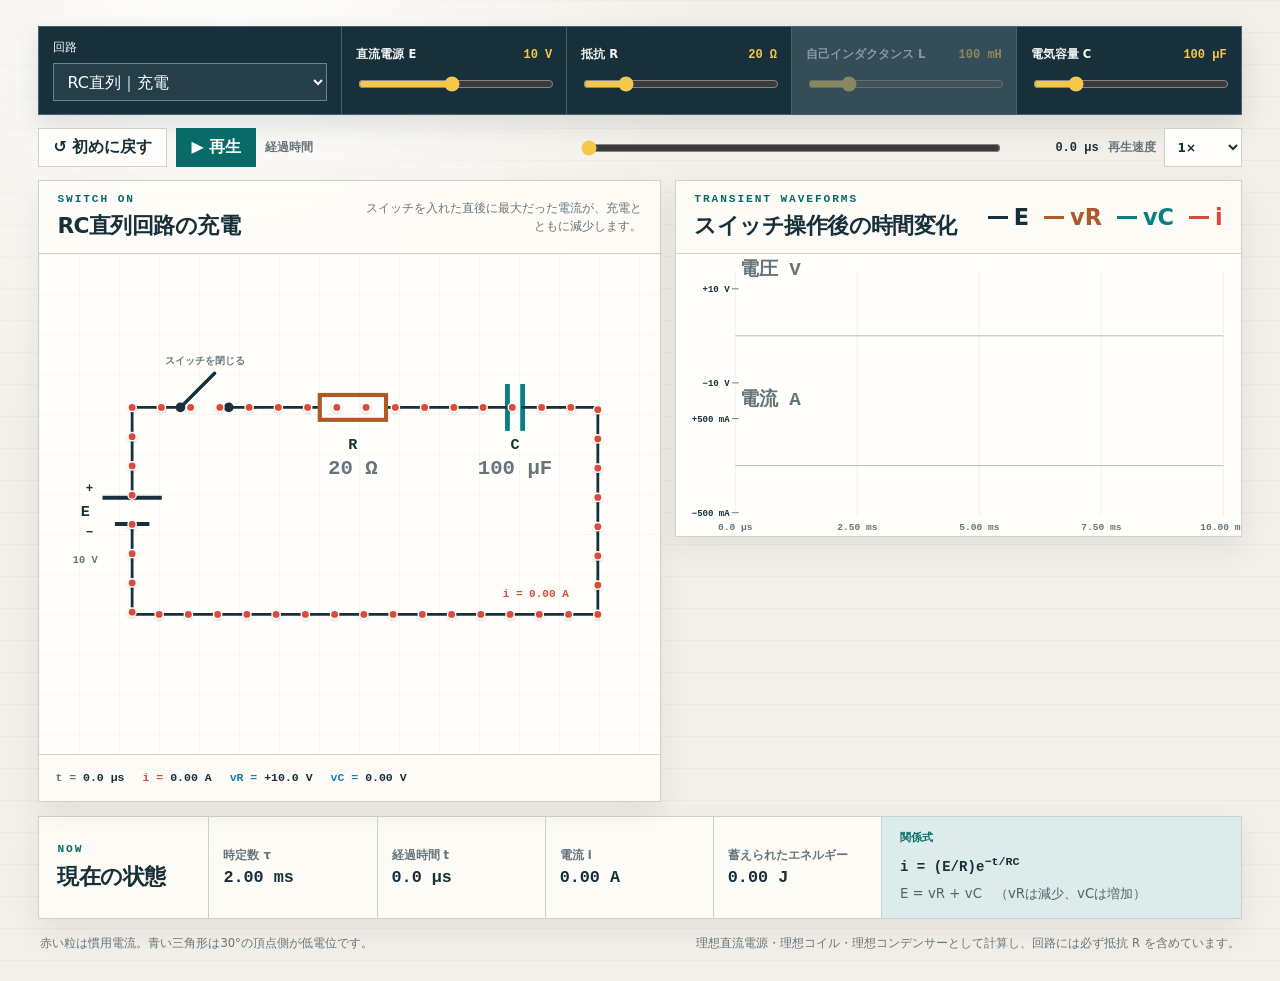
<file: index.html>
<!doctype html>
<html lang="ja">
<head>
  <meta charset="utf-8">
  <meta name="viewport" content="width=device-width, initial-scale=1">
  <title>直流回路ラボ｜R・L・Cの過渡現象</title>
  <meta name="description" content="抵抗を含むRC・RL・RLC直流回路で、スイッチ操作後の電流と電圧の時間変化を観察する教材用シミュレーター。">
  <meta name="theme-color" content="#17303b">
  <meta name="mobile-web-app-capable" content="yes">
  <meta name="apple-mobile-web-app-capable" content="yes">
  <meta name="apple-mobile-web-app-status-bar-style" content="default">
  <meta name="apple-mobile-web-app-title" content="直流回路">
  <link rel="manifest" href="manifest.webmanifest">
  <link rel="icon" href="icon.svg" type="image/svg+xml">
  <link rel="icon" href="favicon-32.png" sizes="32x32" type="image/png">
  <link rel="apple-touch-icon" sizes="180x180" href="apple-touch-icon.png">
  <link rel="stylesheet" href="styles.css">
</head>
<body>
  <main class="app-shell">
    <section class="control-deck" aria-label="回路と物理量の設定">
      <label class="select-control wide">
        <span>回路</span>
        <select id="circuit-select">
          <optgroup label="コンデンサーを含む回路">
            <option value="RC-charge" selected>RC直列｜充電</option>
            <option value="RC-discharge">RC直列｜放電</option>
          </optgroup>
          <optgroup label="コイルを含む回路">
            <option value="RL-rise">RL直列｜電流の立ち上がり</option>
            <option value="RL-decay">RL直列｜電流の減衰</option>
          </optgroup>
          <optgroup label="コイルとコンデンサーを含む回路">
            <option value="RLC-step">RLC直列｜電源を入れる</option>
            <option value="RLC-free">RLC直列｜充電後に電源を外す</option>
          </optgroup>
        </select>
      </label>
      <label class="range-control">
        <span><b id="source-label">直流電源 E</b><output id="source-out">10 V</output></span>
        <input id="source-range" type="range" min="1" max="20" step="1" value="10">
      </label>
      <label class="range-control">
        <span><b>抵抗 R</b><output id="resistance-out">20 Ω</output></span>
        <input id="resistance-range" type="range" min="1" max="100" step="1" value="20">
      </label>
      <label class="range-control" id="inductance-control">
        <span><b>自己インダクタンス L</b><output id="inductance-out">100 mH</output></span>
        <input id="inductance-range" type="range" min="10" max="500" step="1" value="100">
      </label>
      <label class="range-control" id="capacitance-control">
        <span><b>電気容量 C</b><output id="capacitance-out">100 μF</output></span>
        <input id="capacitance-range" type="range" min="1" max="500" step="1" value="100">
      </label>
    </section>

    <section class="playback-bar" aria-label="再生操作">
      <button id="switch-button" type="button">↺ 初めに戻す</button>
      <button id="play-button" type="button" class="primary">▶ 再生</button>
      <label class="time-control">
        <span>経過時間</span>
        <input id="time-range" type="range" min="0" max="1000" step="1" value="0">
        <output id="time-out">0 s</output>
      </label>
      <label class="speed-control">
        <span>再生速度</span>
        <select id="speed-select">
          <option value="0.1">0.1×</option>
          <option value="0.25">0.25×</option>
          <option value="0.5">0.5×</option>
          <option value="1" selected>1×</option>
          <option value="2">2×</option>
          <option value="5">5×</option>
          <option value="10">10×</option>
        </select>
      </label>
    </section>

    <section class="workspace">
      <div class="diagram-panel">
        <div class="panel-heading">
          <div>
            <p id="mode-kicker">SWITCH ON</p>
            <h2 id="circuit-title">RC直列回路の充電</h2>
          </div>
          <p id="circuit-note">スイッチを入れた直後に最大だった電流が、充電とともに減少します。</p>
        </div>
        <svg id="circuit-svg" viewBox="0 0 900 500" role="img" aria-labelledby="circuit-svg-title circuit-svg-desc">
          <title id="circuit-svg-title">直流回路の瞬時値</title>
          <desc id="circuit-svg-desc">電流を赤い粒の動く速さ、各素子の電圧を青い二等辺三角形の大きさと向きで示します。</desc>
          <defs>
            <filter id="soft-shadow" x="-30%" y="-30%" width="160%" height="160%">
              <feDropShadow dx="0" dy="2" stdDeviation="2" flood-opacity="0.16"></feDropShadow>
            </filter>
          </defs>
          <g id="circuit-layer"></g>
          <g id="dynamic-layer"></g>
        </svg>
        <div class="instant-strip" id="instant-strip" aria-live="polite"></div>
      </div>

      <section class="analysis-panel" aria-labelledby="analysis-heading">
        <div class="panel-heading analysis-heading">
          <div>
            <p>TRANSIENT WAVEFORMS</p>
            <h2 id="analysis-heading">スイッチ操作後の時間変化</h2>
          </div>
          <div id="wave-legend" class="wave-legend"></div>
        </div>
        <svg id="analysis-svg" viewBox="0 0 1000 500" role="img" aria-labelledby="analysis-title analysis-desc">
          <title id="analysis-title">電圧と電流の過渡波形</title>
          <desc id="analysis-desc">上段に電源と各素子の電圧、下段に回路電流を表示し、縦のカーソルで同時刻の値を示します。</desc>
          <g id="wave-grid"></g>
          <g id="wave-lines"></g>
          <g id="wave-cursor"></g>
        </svg>
      </section>
    </section>

    <aside class="data-panel" aria-label="現在の状態と関係式">
      <div class="data-heading">
        <p>NOW</p>
        <h2>現在の状態</h2>
      </div>
      <dl id="state-values"></dl>
      <div class="formula-box">
        <span>関係式</span>
        <strong id="formula-main">i = (E/R)e<sup>−t/RC</sup></strong>
        <small id="formula-sub">キルヒホッフの第2法則：E = vR + vC</small>
      </div>
    </aside>

    <footer>
      <p>赤い粒は慣用電流。青い三角形は30°の頂点側が低電位です。</p>
      <p>理想直流電源・理想コイル・理想コンデンサーとして計算し、回路には必ず抵抗 R を含めています。</p>
    </footer>
  </main>
  <script src="app.js"></script>
</body>
</html>
</file>
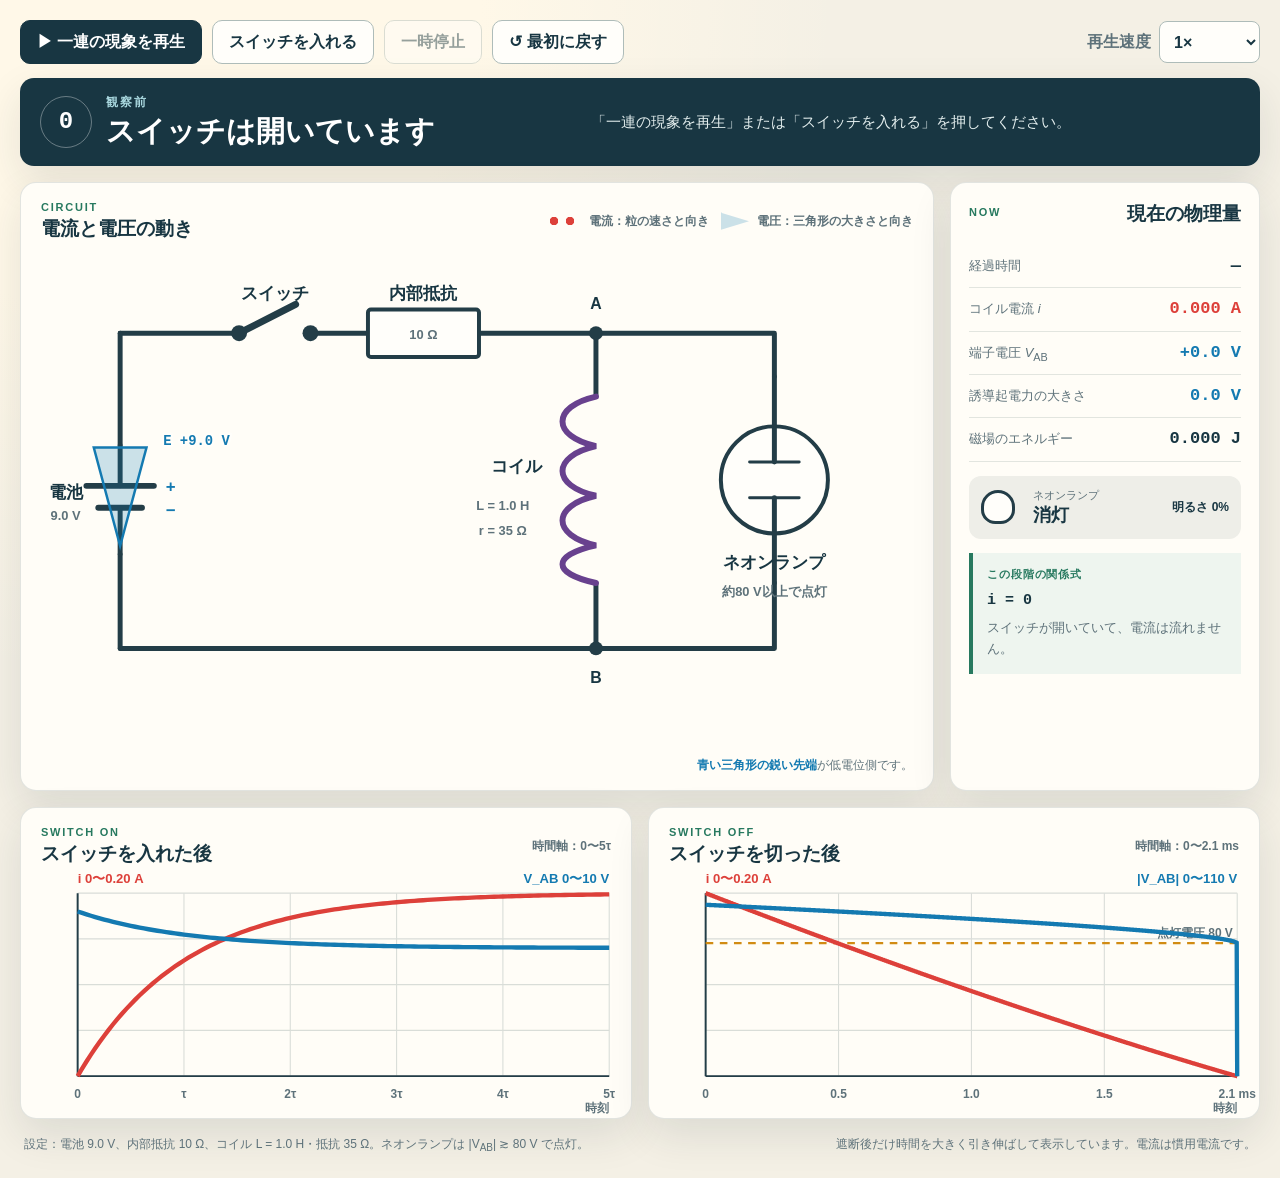
<file: neon-coil-transient-lab/index.html>
<!doctype html>
<html lang="ja">
<head>
  <meta charset="utf-8">
  <meta name="viewport" content="width=device-width, initial-scale=1">
  <title>コイルとネオンランプ｜過渡現象ラボ</title>
  <meta name="description" content="電池・抵抗・コイル・ネオンランプ回路のスイッチ投入と遮断後の過渡現象を観察する教材用アニメーション。">
  <meta name="theme-color" content="#183642">
  <meta name="mobile-web-app-capable" content="yes">
  <meta name="apple-mobile-web-app-capable" content="yes">
  <meta name="apple-mobile-web-app-status-bar-style" content="default">
  <meta name="apple-mobile-web-app-title" content="ネオン過渡現象">
  <link rel="manifest" href="manifest.webmanifest">
  <link rel="icon" href="icon.svg" type="image/svg+xml">
  <link rel="stylesheet" href="styles.css">
</head>
<body>
  <main class="app-shell">
    <section class="control-bar" aria-label="再生操作">
      <button id="sequence-button" class="primary" type="button">▶ 一連の現象を再生</button>
      <button id="switch-button" type="button">スイッチを入れる</button>
      <button id="pause-button" type="button" disabled>一時停止</button>
      <button id="reset-button" type="button">↺ 最初に戻す</button>
      <label class="speed-control">再生速度
        <select id="speed-select">
          <option value="0.25">0.25×</option>
          <option value="0.5">0.5×</option>
          <option value="1" selected>1×</option>
          <option value="2">2×</option>
        </select>
      </label>
    </section>

    <section class="status-band" aria-live="polite">
      <div>
        <span id="stage-number" class="stage-number">0</span>
        <div><p id="stage-kicker">観察前</p><h1 id="stage-title">スイッチは開いています</h1></div>
      </div>
      <p id="stage-note">「一連の現象を再生」を押すと、投入から定常状態まで進みます。定常状態では「スイッチを切る」を押して遮断後を観察できます。</p>
    </section>

    <section class="workspace">
      <section class="diagram-panel" aria-labelledby="diagram-heading">
        <div class="panel-heading">
          <div><p>CIRCUIT</p><h2 id="diagram-heading">電流と電圧の動き</h2></div>
          <div class="legend" aria-label="表示の凡例">
            <span><i class="particle-key" aria-hidden="true"></i>電流：粒の速さと向き</span>
            <span><i class="triangle-key" aria-hidden="true"></i>電圧：三角形の大きさと向き</span>
          </div>
        </div>
        <svg id="circuit-svg" viewBox="0 0 920 520" role="img" aria-labelledby="circuit-title circuit-desc">
          <title id="circuit-title">電池、抵抗、コイル、ネオンランプの回路</title>
          <desc id="circuit-desc">赤い粒の移動で電流、青い三角形の大きさと向きで電圧を示す。ネオンランプはコイルと並列に接続されている。</desc>
          <defs>
            <filter id="dot-shadow" x="-50%" y="-50%" width="200%" height="200%"><feDropShadow dx="0" dy="2" stdDeviation="2" flood-opacity=".24"/></filter>
            <filter id="lamp-glow" x="-120%" y="-120%" width="340%" height="340%"><feGaussianBlur stdDeviation="10" result="blur"/><feMerge><feMergeNode in="blur"/><feMergeNode in="SourceGraphic"/></feMerge></filter>
          </defs>
          <g id="static-layer"></g>
          <g id="dynamic-layer"></g>
        </svg>
        <div class="polarity-note"><span>青い三角形の鋭い先端</span>が低電位側です。</div>
      </section>

      <aside class="meter-panel" aria-label="現在の物理量">
        <div class="meter-heading"><p>NOW</p><h2>現在の物理量</h2></div>
        <dl>
          <div><dt>経過時間</dt><dd id="time-value">—</dd></div>
          <div><dt>コイル電流 <i>i</i></dt><dd id="current-value">0.000 A</dd></div>
          <div><dt>端子電圧 <i>V</i><sub>AB</sub></dt><dd id="voltage-value">0.0 V</dd></div>
          <div><dt>誘導起電力の大きさ</dt><dd id="emf-value">0.0 V</dd></div>
          <div><dt>磁場のエネルギー</dt><dd id="energy-value">0.000 J</dd></div>
        </dl>
        <div id="lamp-meter" class="lamp-meter">
          <span class="lamp-mini" aria-hidden="true"></span>
          <div><small>ネオンランプ</small><strong id="lamp-state">消灯</strong></div>
          <output id="brightness-value">明るさ 0%</output>
        </div>
        <div class="equation-box">
          <span>この段階の関係式</span>
          <strong id="equation-main">i = 0</strong>
          <small id="equation-note">スイッチが開いていて、電流は流れません。</small>
        </div>
      </aside>
    </section>

    <section class="graphs" aria-label="時間変化のグラフ">
      <article>
        <div class="graph-heading"><div><p>SWITCH ON</p><h2>スイッチを入れた後</h2></div><span>時間軸：0〜5τ</span></div>
        <svg id="charge-graph" viewBox="0 0 560 230" role="img" aria-label="スイッチ投入後のコイル電流と端子電圧の時間変化">
          <g class="grid-layer"></g><g class="plot-layer"></g><g class="cursor-layer"></g>
        </svg>
      </article>
      <article>
        <div class="graph-heading"><div><p>SWITCH OFF</p><h2>スイッチを切った後</h2></div><span id="discharge-scale">時間軸：約0〜2 ms</span></div>
        <svg id="discharge-graph" viewBox="0 0 560 230" role="img" aria-label="スイッチ遮断後のコイル電流とネオンランプ電圧の時間変化">
          <g class="grid-layer"></g><g class="plot-layer"></g><g class="cursor-layer"></g>
        </svg>
      </article>
    </section>

    <footer>
      <p>設定：電池 9.0 V、内部抵抗 10 Ω、コイル L = 1.0 H・抵抗 35 Ω。ネオンランプは |V<sub>AB</sub>| ≳ 80 V で点灯。</p>
      <p>遮断後だけ時間を大きく引き伸ばして表示しています。電流は慣用電流です。</p>
    </footer>
  </main>
  <script src="app.js"></script>
</body>
</html>
</file>
<file: styles.css>
:root {
  color-scheme: light;
  --paper: #f2efe8;
  --panel: #fffefa;
  --ink: #17303b;
  --muted: #66757b;
  --line: #cbd2ce;
  --grid: #e4e7e2;
  --teal: #086b68;
  --teal-soft: #dcecea;
  --yellow: #f5c84c;
  --current: #d94b3d;
  --voltage: #137dbe;
  --voltage-fill: rgba(19, 125, 190, .24);
  --r: #ad5a2a;
  --l: #7c4cac;
  --c: #087f83;
}

* { box-sizing: border-box; }
body {
  margin: 0;
  background: radial-gradient(circle at 18% 0%, rgba(255,255,255,.9), transparent 30rem), linear-gradient(rgba(23,48,59,.035) 1px, transparent 1px), var(--paper);
  background-size: auto, 100% 32px, auto;
  color: var(--ink);
  font-family: system-ui, -apple-system, BlinkMacSystemFont, "Hiragino Sans", "Yu Gothic", sans-serif;
}
button, input, select { font: inherit; }
button, select, input[type="range"] { cursor: pointer; }
.app-shell { width: min(1500px, 100%); margin: 0 auto; padding: 26px clamp(14px, 3vw, 46px) 30px; }

.control-deck { display: grid; grid-template-columns: 1.35fr repeat(4, minmax(145px, 1fr)); gap: 1px; background: #49606a; border: 1px solid #49606a; box-shadow: 0 10px 25px rgba(23,48,59,.13); }
.control-deck label { min-width: 0; min-height: 82px; padding: 13px 14px; background: var(--ink); color: #f4f6f3; }
.select-control { display: grid; gap: 8px; align-content: center; }
.select-control span, .range-control b { font-size: .72rem; }
select { width: 100%; min-height: 38px; border: 1px solid #70828a; border-radius: 0; background: #243f4a; color: white; padding: 0 9px; }
.range-control { display: grid; align-content: center; gap: 12px; }
.range-control > span { display: flex; justify-content: space-between; align-items: baseline; gap: 8px; }
.range-control output { color: var(--yellow); font: 700 .75rem/1 ui-monospace, monospace; white-space: nowrap; }
input[type="range"] { width: 100%; accent-color: var(--yellow); }
.range-control.is-unused { opacity: .38; }

.playback-bar { display: flex; align-items: center; gap: 9px; padding: 13px 0; }
button { min-height: 39px; border: 1px solid var(--line); background: var(--panel); color: var(--ink); padding: 0 14px; font-weight: 750; }
button:hover { background: #f8faf7; }
button.primary { border-color: var(--teal); background: var(--teal); color: white; }
.time-control { display: grid; grid-template-columns: auto minmax(120px, 420px) 90px; align-items: center; gap: 10px; flex: 1; color: var(--muted); font-size: .75rem; font-weight: 700; }
.time-control output { color: var(--ink); font: 700 .75rem/1 ui-monospace, monospace; text-align: right; }
.speed-control { display: flex; align-items: center; gap: 8px; color: var(--muted); font-size: .75rem; font-weight: 700; }
.speed-control select { width: 78px; min-height: 39px; background: var(--panel); color: var(--ink); border-color: var(--line); }

.workspace { display: grid; grid-template-columns: minmax(520px, 1.1fr) minmax(500px, 1fr); gap: 14px; align-items: start; }
.diagram-panel, .data-panel, .analysis-panel { border: 1px solid var(--line); background: rgba(255,254,250,.84); box-shadow: 0 12px 28px rgba(23,48,59,.07); }
.panel-heading { min-height: 71px; display: flex; align-items: center; justify-content: space-between; gap: 20px; padding: 13px 18px; border-bottom: 1px solid var(--line); }
.panel-heading p, .data-heading p { margin: 0 0 6px; color: var(--teal); font: 800 .7rem/1 ui-monospace, monospace; letter-spacing: .17em; }
.panel-heading h2, .data-heading h2 { margin: 0; font-size: clamp(1.12rem, 1.7vw, 1.45rem); letter-spacing: -.025em; }
.panel-heading > p { max-width: 48%; margin: 0; color: var(--muted); font: 500 .76rem/1.5 system-ui, sans-serif; letter-spacing: 0; text-align: right; }
#circuit-svg { display: block; width: 100%; height: 500px; background: linear-gradient(90deg, rgba(23,48,59,.035) 1px, transparent 1px), linear-gradient(rgba(23,48,59,.035) 1px, transparent 1px), #fffefa; background-size: 40px 40px; }
.instant-strip { min-height: 47px; display: flex; align-items: center; gap: 18px; flex-wrap: wrap; padding: 9px 16px; border-top: 1px solid var(--line); color: var(--muted); font: 650 .72rem/1 ui-monospace, monospace; }
.instant-strip b { color: var(--ink); }
.instant-strip .current-value { color: var(--current); }
.instant-strip .voltage-value { color: var(--voltage); }

.data-panel { display: grid; grid-template-columns: 170px minmax(0, 1.5fr) minmax(290px, .8fr); margin-top: 14px; }
.data-heading { display: grid; align-content: center; padding: 14px 18px; border-right: 1px solid var(--line); }
.data-panel dl { display: grid; grid-template-columns: repeat(4, 1fr); margin: 0; }
.data-panel dl > div { display: grid; align-content: center; gap: 5px; padding: 12px 14px; border-right: 1px solid var(--line); }
.data-panel dt { color: var(--muted); font-size: .72rem; font-weight: 700; }
.data-panel dd { margin: 0; font: 750 1.05rem/1.2 ui-monospace, monospace; }
.formula-box { padding: 14px 18px; background: var(--teal-soft); }
.formula-box span { display: block; color: var(--teal); font-size: .68rem; font-weight: 800; }
.formula-box strong { display: block; margin: 9px 0 6px; font: 750 .88rem/1.5 ui-monospace, monospace; overflow-wrap: anywhere; }
.formula-box small { display: block; color: #4d666a; line-height: 1.5; }
.wave-legend { display: flex; justify-content: flex-end; gap: 9px 15px; flex-wrap: wrap; color: var(--muted); font-size: 1.4rem; font-weight: 750; }
.wave-legend span { display: inline-flex; align-items: center; gap: 6px; }
.wave-legend i { display: inline-block; width: 20px; height: 3px; background: currentColor; }
#analysis-svg { display: block; width: 100%; height: auto; background: #fffefa; }
footer { display: flex; justify-content: space-between; gap: 20px; padding: 17px 2px 0; color: var(--muted); font-size: .72rem; }
footer p { margin: 0; }

.wire { fill: none; stroke: var(--ink); stroke-width: 4; stroke-linecap: round; stroke-linejoin: round; }
.terminal { fill: var(--ink); }
.component-label { fill: var(--ink); font: 750 22px/1 ui-monospace, monospace; text-anchor: middle; }
.component-value { fill: var(--muted); font: 650 15px/1 ui-monospace, monospace; text-anchor: middle; }
.element-value { font-size: 30px; }
.resistor { fill: none; stroke: var(--r); stroke-width: 6; }
.inductor { fill: none; stroke: var(--l); stroke-width: 6; stroke-linecap: round; }
.capacitor { stroke: var(--c); stroke-width: 7; }
.battery { stroke: var(--ink); stroke-width: 6; }
.switch-blade { stroke: var(--ink); stroke-width: 5; stroke-linecap: round; }
.switch-label { fill: var(--muted); font: 700 14px/1 system-ui, sans-serif; text-anchor: middle; }
.current-particle { fill: var(--current); stroke: #fffefa; stroke-width: 2; filter: url(#soft-shadow); }
.current-label { fill: var(--current); font: 750 16px/1 ui-monospace, monospace; text-anchor: middle; paint-order: stroke; stroke: #fffefa; stroke-width: 4; }
.voltage-triangle { fill: var(--voltage-fill); stroke: var(--voltage); stroke-width: 2.4; filter: url(#soft-shadow); }
.voltage-label { fill: var(--voltage); font: 750 15px/1 ui-monospace, monospace; text-anchor: middle; paint-order: stroke; stroke: #fffefa; stroke-width: 4; }
.polarity-label { fill: var(--ink); font: 800 18px/1 ui-monospace, monospace; text-anchor: middle; }
.grid-line { stroke: var(--grid); stroke-width: 1; }
.axis-line { stroke: #aab4b1; stroke-width: 1.5; }
.axis-tick-mark { stroke: #7f8c8f; stroke-width: 2; }
.axis-tick-label { fill: var(--ink); font: 700 16px/1 ui-monospace, monospace; text-anchor: end; }
.wave-label { fill: var(--muted); font: 650 17px/1 ui-monospace, monospace; }
.wave-label.axis-title { font-size: 34px; font-weight: 750; }
.wave-path { fill: none; stroke-width: 3; stroke-linejoin: round; stroke-linecap: round; }
.cursor-line { stroke: var(--ink); stroke-width: 2; stroke-dasharray: 5 5; }
.cursor-dot { stroke: #fffefa; stroke-width: 2; }
button:focus-visible, select:focus-visible, input:focus-visible { outline: 3px solid #51afbf; outline-offset: 2px; }

@media (max-width: 1200px) {
  .control-deck { grid-template-columns: repeat(3, 1fr); }
  .data-panel { grid-template-columns: 190px 1fr; }
  .formula-box { grid-column: 1 / -1; }
}
@media (max-width: 1100px) { .workspace { grid-template-columns: 1fr; } #circuit-svg { height: 480px; } }
@media (max-width: 760px) {
  .app-shell { padding: 18px 10px 26px; }
  .control-deck { grid-template-columns: 1fr 1fr; }
  .playback-bar { flex-wrap: wrap; }
  .time-control { order: 3; flex-basis: 100%; grid-template-columns: auto minmax(90px, 1fr) 80px; }
  .data-panel { display: block; }
  .data-panel dl { grid-template-columns: 1fr 1fr; }
  .data-heading { border-right: 0; border-bottom: 1px solid var(--line); }
  .data-panel dl > div { border-bottom: 1px solid var(--line); }
  footer { flex-direction: column; }
}
@media (max-width: 470px) {
  .control-deck { grid-template-columns: 1fr; }
  .panel-heading { align-items: start; flex-direction: column; }
  .panel-heading > p { max-width: none; text-align: left; }
  #circuit-svg { height: 360px; }
  .data-panel dl { grid-template-columns: 1fr; }
}
@media (prefers-reduced-motion: reduce) { * { scroll-behavior: auto !important; } }
</file>
<file: neon-coil-transient-lab/styles.css>
:root {
  color-scheme: light;
  --ink: #183642;
  --muted: #5e727a;
  --paper: #f4f0e5;
  --panel: #fffdf7;
  --line: #cfd5d0;
  --wire: #233d47;
  --current: #dd403a;
  --voltage: #147ab1;
  --voltage-fill: rgba(20, 122, 177, .22);
  --amber: #f2a51f;
  --amber-soft: rgba(242, 165, 31, .2);
  --green: #27795f;
  --shadow: 0 16px 42px rgba(31, 48, 52, .11);
  font-family: -apple-system, BlinkMacSystemFont, "Hiragino Sans", "Yu Gothic", Meiryo, sans-serif;
}

* { box-sizing: border-box; }
body { margin: 0; color: var(--ink); background: radial-gradient(circle at 12% 0%, #fff8e8 0 20%, transparent 42%), var(--paper); }
button, select { font: inherit; }
button { min-height: 44px; border: 1px solid #aebcb9; border-radius: 10px; padding: 0 16px; color: var(--ink); background: #fffefa; font-weight: 700; cursor: pointer; }
button:hover:not(:disabled) { border-color: var(--ink); transform: translateY(-1px); }
button:disabled { opacity: .45; cursor: default; }
button.primary { color: #fff; border-color: var(--ink); background: var(--ink); }
select { min-height: 42px; border: 1px solid #aebcb9; border-radius: 8px; color: var(--ink); background: #fffefa; padding: 0 28px 0 10px; }

.app-shell { width: min(1440px, 100%); margin: 0 auto; padding: 20px; }
.control-bar { display: flex; align-items: center; gap: 10px; flex-wrap: wrap; margin-bottom: 14px; }
.speed-control { display: flex; align-items: center; gap: 8px; margin-left: auto; color: var(--muted); font-weight: 700; }
.status-band { display: grid; grid-template-columns: minmax(330px, .9fr) minmax(380px, 1.1fr); align-items: center; gap: 20px; padding: 16px 20px; color: #fff; border-radius: 14px; background: var(--ink); box-shadow: var(--shadow); }
.status-band > div { display: flex; gap: 14px; align-items: center; }
.stage-number { display: grid; place-items: center; width: 52px; height: 52px; flex: 0 0 auto; border: 1px solid rgba(255,255,255,.35); border-radius: 50%; font: 800 24px/1 ui-monospace, SFMono-Regular, Menlo, monospace; }
.status-band p, .status-band h1 { margin: 0; }
.status-band h1 { font-size: clamp(20px, 2.3vw, 30px); line-height: 1.25; }
.status-band #stage-kicker { margin-bottom: 2px; color: #a9d8df; font-size: 12px; font-weight: 800; letter-spacing: .16em; }
.status-band #stage-note { font-size: 15px; line-height: 1.7; color: #e3eeee; }

.workspace { display: grid; grid-template-columns: minmax(0, 1fr) 310px; gap: 16px; margin-top: 16px; }
.diagram-panel, .meter-panel, .graphs article { border: 1px solid rgba(35,61,71,.13); border-radius: 16px; background: var(--panel); box-shadow: var(--shadow); }
.diagram-panel { min-width: 0; overflow: hidden; }
.panel-heading, .meter-heading, .graph-heading { display: flex; align-items: center; justify-content: space-between; gap: 18px; padding: 18px 20px 0; }
.panel-heading p, .meter-heading p, .graph-heading p { margin: 0 0 3px; color: var(--green); font-size: 11px; font-weight: 800; letter-spacing: .16em; }
.panel-heading h2, .meter-heading h2, .graph-heading h2 { margin: 0; font-size: 19px; }
.legend { display: flex; flex-wrap: wrap; justify-content: flex-end; gap: 12px; color: var(--muted); font-size: 12px; font-weight: 700; }
.legend span { display: inline-flex; align-items: center; gap: 8px; }
.particle-key { width: 35px; height: 8px; background: radial-gradient(circle, var(--current) 0 4px, transparent 4.5px) 0 0/16px 8px repeat-x; }
.triangle-key { width: 28px; height: 17px; background: var(--voltage-fill); clip-path: polygon(100% 50%,0 0,0 100%); outline: 1px solid var(--voltage); }
#circuit-svg { display: block; width: 100%; height: auto; min-height: 400px; }
.polarity-note { padding: 0 20px 16px; color: var(--muted); font-size: 12px; text-align: right; }
.polarity-note span { color: var(--voltage); font-weight: 800; }

.wire { fill: none; stroke: var(--wire); stroke-width: 5; stroke-linecap: round; stroke-linejoin: round; }
.wire-muted { opacity: .35; }
.terminal { fill: var(--wire); }
.battery-plate { stroke: var(--wire); stroke-width: 6; stroke-linecap: round; }
.component { fill: #fffefa; stroke: var(--wire); stroke-width: 4; }
.coil { fill: none; stroke: #68418e; stroke-width: 6; stroke-linecap: round; }
.switch-blade { stroke: var(--wire); stroke-width: 7; stroke-linecap: round; transform-origin: 220px 92px; transition: transform .22s ease; }
.switch-blade.open { transform: rotate(-27deg); }
.component-label { fill: var(--ink); font-weight: 800; font-size: 17px; text-anchor: middle; }
.component-value { fill: var(--muted); font-weight: 700; font-size: 13px; text-anchor: middle; }
.node-label { fill: var(--ink); font-size: 16px; font-weight: 900; text-anchor: middle; }
.polarity { fill: var(--voltage); font-size: 17px; font-weight: 900; text-anchor: middle; }
.current-particle { fill: var(--current); stroke: #fffefa; stroke-width: 2.5; filter: url(#dot-shadow); }
.current-arrow-label { fill: var(--current); font: 800 15px/1 ui-monospace, SFMono-Regular, Menlo, monospace; paint-order: stroke; stroke: #fffefa; stroke-width: 4; }
.voltage-triangle { fill: var(--voltage-fill); stroke: var(--voltage); stroke-width: 2.5; }
.voltage-label { fill: var(--voltage); font: 800 14px/1 ui-monospace, SFMono-Regular, Menlo, monospace; text-anchor: middle; paint-order: stroke; stroke: #fffefa; stroke-width: 5; stroke-linejoin: round; }
.lamp-glow { fill: var(--amber); opacity: 0; filter: url(#lamp-glow); }
.lamp-symbol { fill: #fffefa; stroke: var(--wire); stroke-width: 4; }
.lamp-electrode { fill: none; stroke: var(--wire); stroke-width: 3; stroke-linecap: round; }
.lamp-lit .lamp-symbol { fill: #ffe6a0; stroke: #c67900; }
.lamp-lit .lamp-electrode { stroke: #ffefaa; stroke-width: 5; filter: url(#lamp-glow); }

.meter-panel { padding: 18px; }
.meter-heading { padding: 0 0 10px; }
.meter-panel dl { margin: 8px 0 14px; }
.meter-panel dl div { display: flex; justify-content: space-between; align-items: baseline; gap: 14px; padding: 11px 0; border-bottom: 1px solid #e2e5df; }
.meter-panel dt { color: var(--muted); font-size: 13px; }
.meter-panel dd { margin: 0; font: 800 17px/1.2 ui-monospace, SFMono-Regular, Menlo, monospace; text-align: right; }
#current-value { color: var(--current); }
#voltage-value, #emf-value { color: var(--voltage); }
.lamp-meter { display: grid; grid-template-columns: 42px 1fr auto; align-items: center; gap: 10px; padding: 12px; border-radius: 12px; background: #eeeee8; transition: background .15s ease, box-shadow .15s ease; }
.lamp-meter.lit { background: #fff0bd; box-shadow: 0 0 28px rgba(242,165,31,.35); }
.lamp-mini { width: 34px; height: 34px; border: 3px solid var(--wire); border-radius: 50% 50% 42% 42%; background: #fffefa; }
.lamp-meter.lit .lamp-mini { border-color: #c67900; background: var(--amber); box-shadow: 0 0 16px rgba(242,165,31,.85); }
.lamp-meter small, .lamp-meter strong { display: block; }
.lamp-meter small { color: var(--muted); font-size: 11px; }
.lamp-meter strong { font-size: 18px; }
.lamp-meter output { font-size: 12px; font-weight: 800; }
.equation-box { margin-top: 14px; padding: 14px; border-left: 4px solid var(--green); background: #eef5ef; }
.equation-box span, .equation-box small { display: block; }
.equation-box span { color: var(--green); font-size: 11px; font-weight: 800; letter-spacing: .08em; }
.equation-box strong { display: block; margin: 8px 0 6px; font: 800 15px/1.5 ui-monospace, SFMono-Regular, Menlo, monospace; }
.equation-box small { color: var(--muted); line-height: 1.55; }

.graphs { display: grid; grid-template-columns: 1fr 1fr; gap: 16px; margin-top: 16px; }
.graphs article { min-width: 0; overflow: hidden; }
.graph-heading > span { color: var(--muted); font-size: 12px; font-weight: 700; }
.graphs svg { display: block; width: 100%; height: auto; }
.graph-grid { stroke: #d9ddd8; stroke-width: 1; }
.graph-axis { stroke: var(--wire); stroke-width: 1.8; }
.graph-text { fill: var(--muted); font-size: 11px; font-weight: 700; }
.graph-label { font-size: 12px; font-weight: 900; }
.current-line { fill: none; stroke: var(--current); stroke-width: 4; }
.voltage-line { fill: none; stroke: var(--voltage); stroke-width: 4; }
.threshold-line { fill: none; stroke: #d18b13; stroke-width: 2; stroke-dasharray: 7 6; }
.cursor-line { stroke: var(--ink); stroke-width: 2; stroke-dasharray: 5 5; }
.cursor-dot-current { fill: var(--current); stroke: #fff; stroke-width: 2; }
.cursor-dot-voltage { fill: var(--voltage); stroke: #fff; stroke-width: 2; }

footer { display: flex; justify-content: space-between; gap: 24px; padding: 16px 4px 2px; color: var(--muted); font-size: 12px; line-height: 1.6; }
footer p { margin: 0; }

@media (max-width: 980px) {
  .workspace { grid-template-columns: 1fr; }
  .meter-panel dl { display: grid; grid-template-columns: 1fr 1fr; gap: 0 18px; }
  .status-band { grid-template-columns: 1fr; gap: 8px; }
  .speed-control { margin-left: 0; }
}
@media (max-width: 720px) {
  .app-shell { padding: 10px; }
  .control-bar button { flex: 1 1 calc(50% - 8px); padding-inline: 10px; }
  .speed-control { width: 100%; justify-content: flex-end; }
  .panel-heading { align-items: flex-start; flex-direction: column; }
  .legend { justify-content: flex-start; }
  #circuit-svg { min-height: 0; }
  .component-label { font-size: 28px; }
  .component-value { font-size: 20px; }
  .node-label, .polarity { font-size: 24px; }
  .voltage-label, .current-arrow-label { font-size: 21px; }
  .graph-text { font-size: 16px; }
  .graph-label { font-size: 17px; }
  .graphs { grid-template-columns: 1fr; }
  .meter-panel dl { display: block; }
  footer { flex-direction: column; gap: 6px; }
}
@media (prefers-reduced-motion: reduce) {
  *, *::before, *::after { scroll-behavior: auto !important; transition-duration: .01ms !important; }
}
</file>
